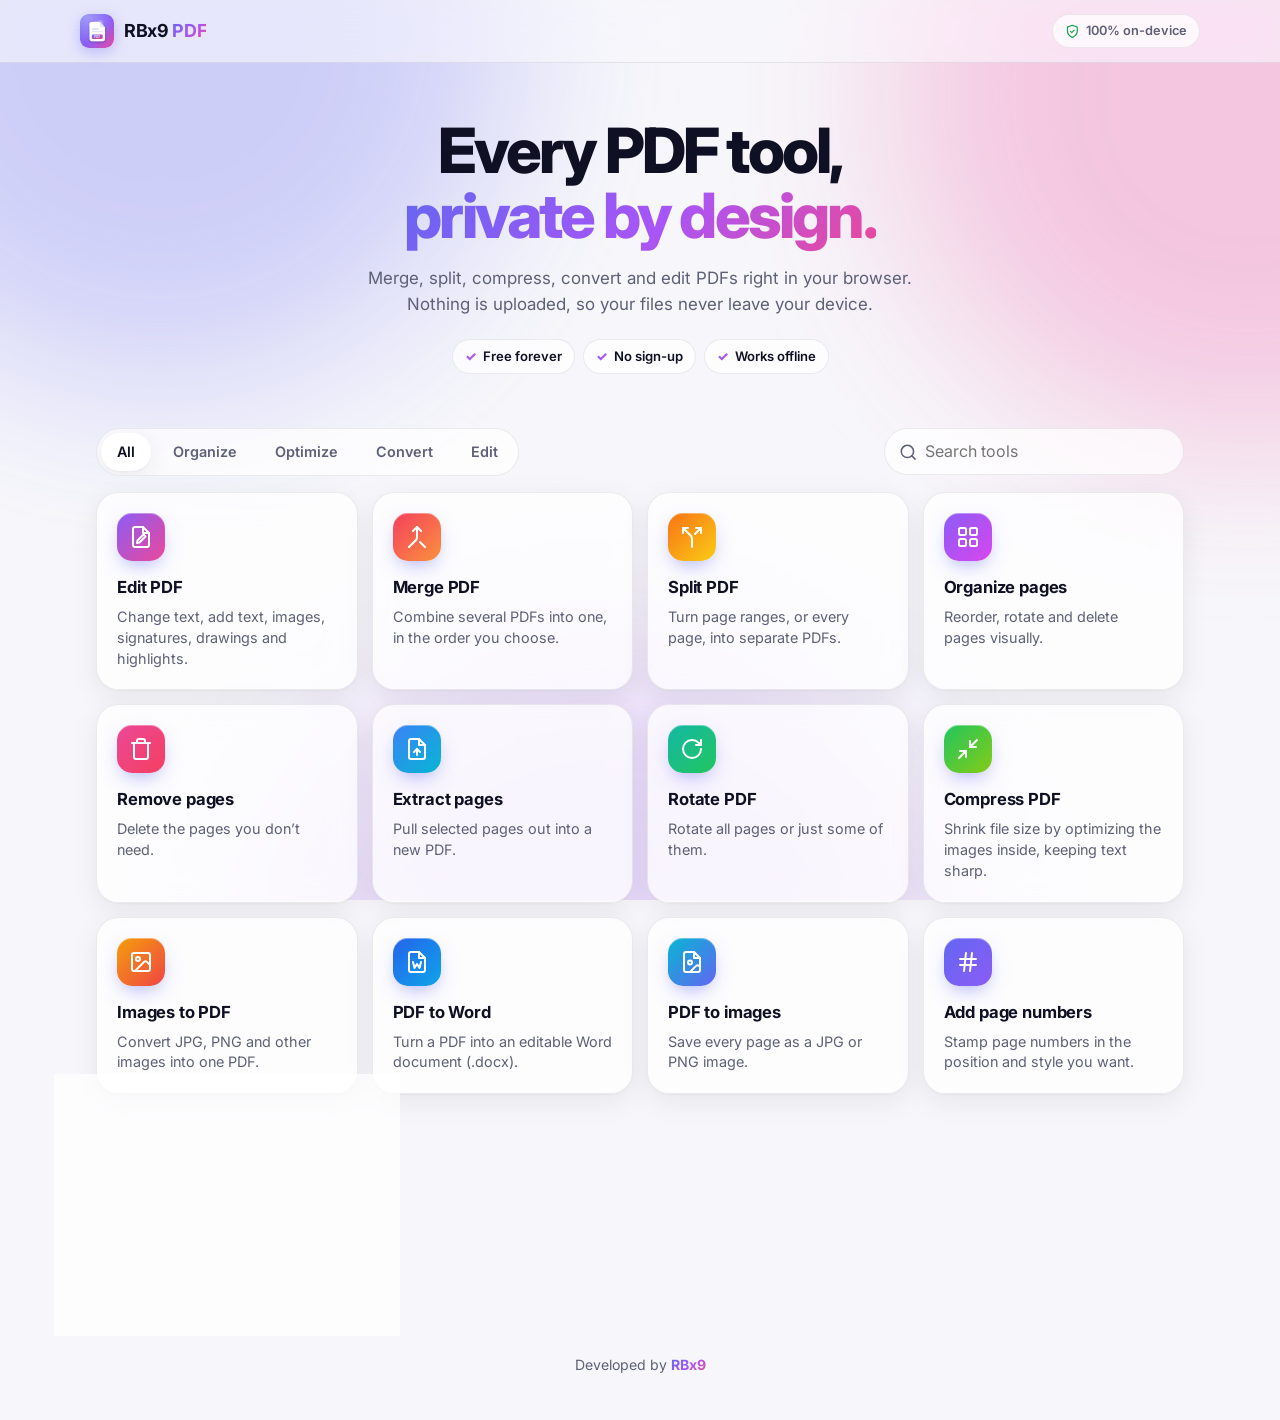
<file: pdf/index.html>
<!doctype html>
<html lang="en">
<head>
<meta charset="utf-8">
<meta name="viewport" content="width=device-width, initial-scale=1, viewport-fit=cover">
<meta name="theme-color" content="#0a0a14" media="(prefers-color-scheme: dark)">
<meta name="theme-color" content="#f7f7fb" media="(prefers-color-scheme: light)">
<meta name="apple-mobile-web-app-capable" content="yes">
<meta name="apple-mobile-web-app-status-bar-style" content="black-translucent">
<meta name="apple-mobile-web-app-title" content="RBx9 PDF">
<link rel="icon" type="image/svg+xml" href="icon.svg">
<link rel="apple-touch-icon" href="icon-180.png">
<link rel="manifest" href="manifest.webmanifest">
<meta property="og:title" content="RBx9 PDF">
<meta property="og:description" content="Free, private PDF tools that run in your browser.">
<meta property="og:image" content="https://rbx9.github.io/pdf/icon-512.png">
<title>RBx9 PDF</title>
<meta name="description" content="Free PDF tools that run entirely in your browser: merge, split, compress, rotate, organize, convert, number and watermark PDFs. Files never leave your device.">
<link rel="preconnect" href="https://fonts.googleapis.com">
<link rel="preconnect" href="https://fonts.gstatic.com" crossorigin>
<link rel="stylesheet" href="https://fonts.googleapis.com/css2?family=Inter:wght@400;500;600;700;800&display=swap">
<link rel="stylesheet" href="app.css?v=8">
</head>
<body>
<div class="aurora" aria-hidden="true"><span></span><span></span><span></span></div>

<header class="top">
  <a class="brand" href="./" data-home><img src="icon.svg" alt="" width="34" height="34"><span>RBx9 <b>PDF</b></span></a>
  <span class="pill"><svg class="i" viewBox="0 0 24 24" fill="none" stroke="currentColor" stroke-width="2" stroke-linecap="round" stroke-linejoin="round" aria-hidden="true"><path d="M12 22s8-4 8-10V5l-8-3-8 3v7c0 6 8 10 8 10z"/><path d="m9 12 2 2 4-4"/></svg>100% on-device</span>
</header>

<main id="home">
  <section class="hero">
    <h1>Every PDF tool,<br><span class="grad">private by design.</span></h1>
    <p>Merge, split, compress, convert and edit PDFs right in your browser. Nothing is uploaded, so your files never leave your device.</p>
    <ul class="badges">
      <li>Free forever</li><li>No sign-up</li><li>Works offline</li>
    </ul>
  </section>

  <section class="toolbar">
    <div class="chips" role="tablist" aria-label="Categories">
      <button class="chip on" data-cat="all">All</button>
      <button class="chip" data-cat="organize">Organize</button>
      <button class="chip" data-cat="optimize">Optimize</button>
      <button class="chip" data-cat="convert">Convert</button>
      <button class="chip" data-cat="edit">Edit</button>
    </div>
    <label class="search"><input id="search" type="search" placeholder="Search tools" aria-label="Search tools"></label>
  </section>

  <section class="grid" id="tool-grid" aria-label="Tools"></section>
  <p class="empty" id="no-match" hidden>No tools match your search.</p>
</main>

<main id="tool" hidden>
  <button class="back" data-home><svg class="i" viewBox="0 0 24 24" fill="none" stroke="currentColor" stroke-width="2" stroke-linecap="round" stroke-linejoin="round" aria-hidden="true"><path d="m15 18-6-6 6-6"/></svg>All tools</button>
  <div class="panel">
    <div class="tool-head">
      <div class="tool-icon" id="tool-icon"></div>
      <div><h1 id="tool-title"></h1><p id="tool-desc"></p></div>
    </div>

    <label class="drop" id="drop">
      <input type="file" id="file-input" hidden>
      <span class="drop-ic"><svg class="i" viewBox="0 0 24 24" fill="none" stroke="currentColor" stroke-width="2" stroke-linecap="round" stroke-linejoin="round" aria-hidden="true"><path d="M4 14.9A7 7 0 1 1 15.7 8h1.8a4.5 4.5 0 0 1 2.5 8.2"/><path d="M12 12v9"/><path d="m16 16-4-4-4 4"/></svg></span>
      <strong id="drop-label">Choose files</strong>
      <span>or drop them here</span>
    </label>

    <ul class="files" id="file-list"></ul>
    <div class="pages" id="page-grid" hidden></div>
    <form class="options" id="options"></form>

    <div class="actions">
      <button class="primary" id="run" disabled>Run</button>
      <span class="status" id="status" role="status"></span>
    </div>
  </div>

  <section class="panel results" id="results" hidden>
    <h2>Ready to download</h2>
    <div id="result-list"></div>
  </section>
</main>

<footer class="foot">Developed by <strong>RBx9</strong></footer>
<script type="module" src="app.js?v=8"></script>
</body>
</html>
</file>
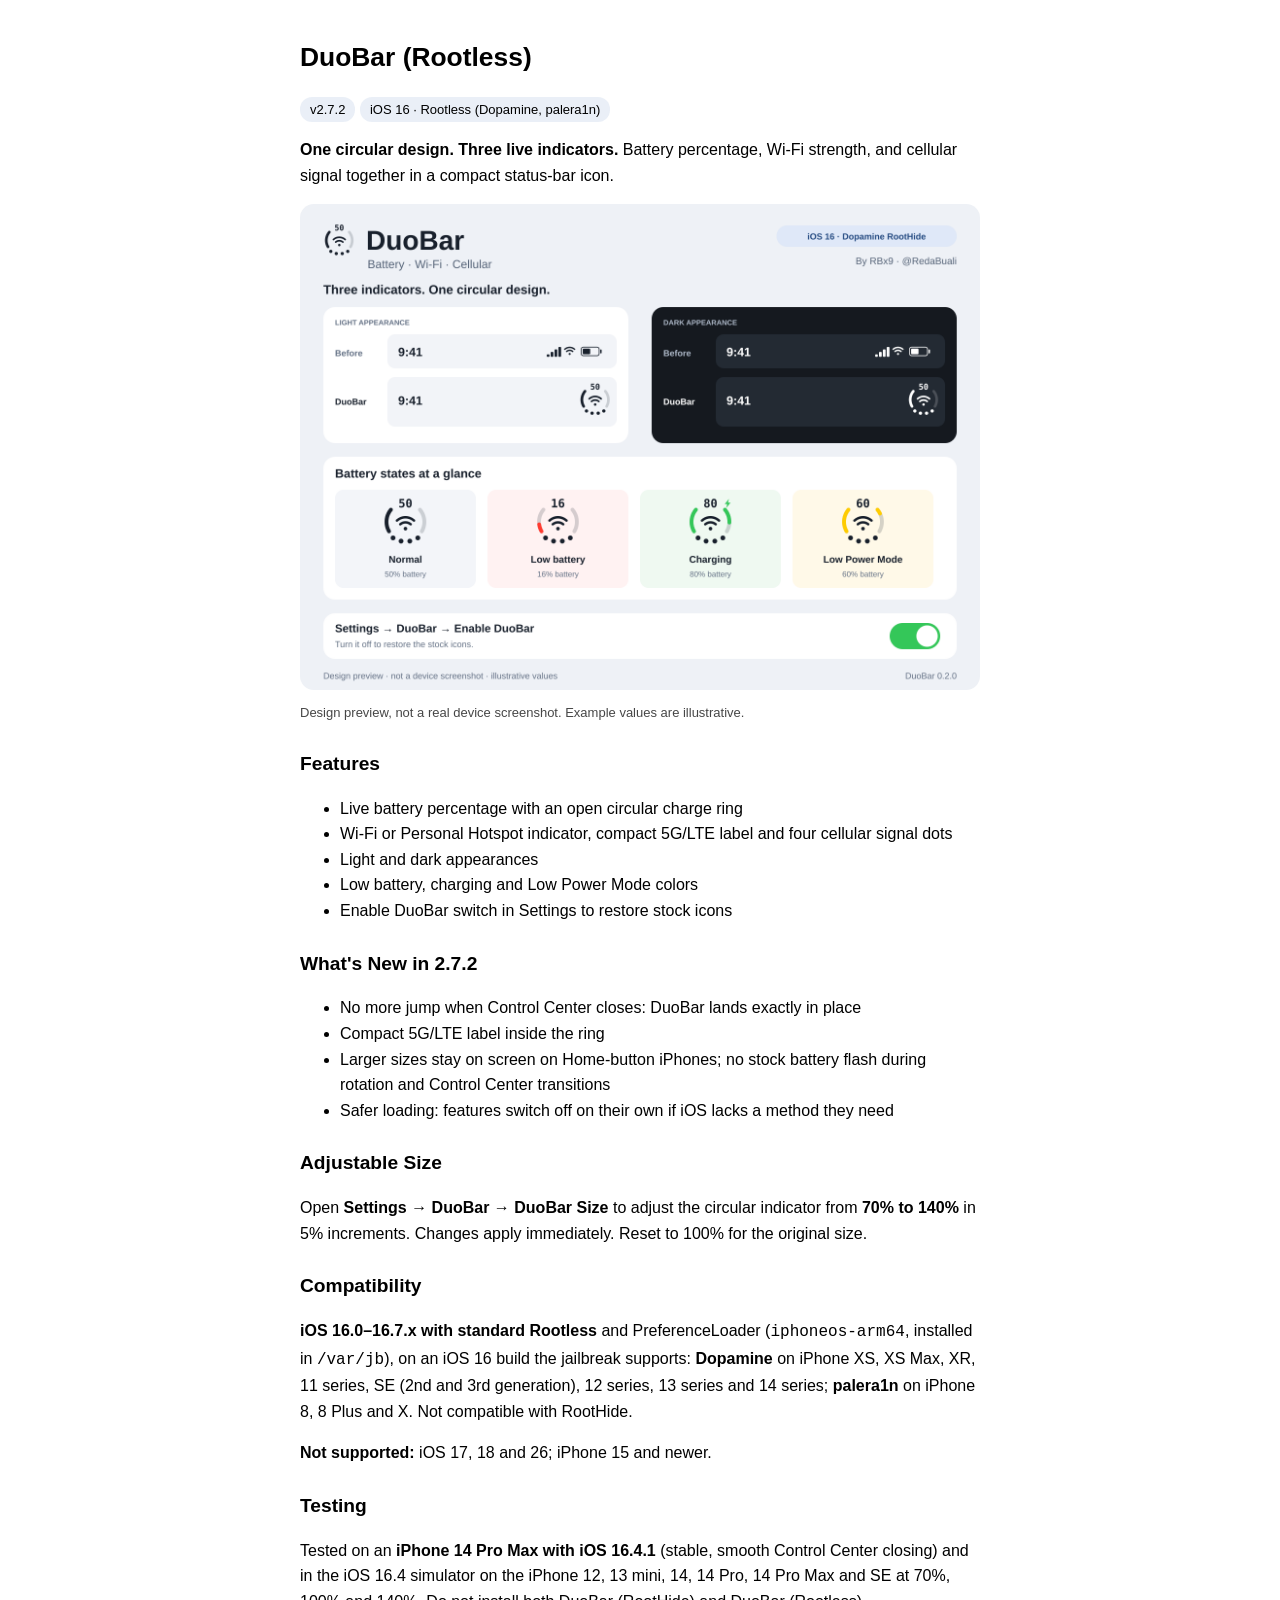
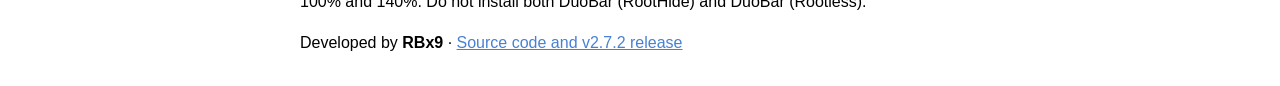
<file: depictions/duobar-rootless.html>
<!doctype html><html lang="en"><head><meta charset="utf-8"><meta name="viewport" content="width=device-width,initial-scale=1"><title>DuoBar (Rootless) — RBx9 Repo</title><style>:root{color-scheme:light dark}body{font:16px/1.6 -apple-system,BlinkMacSystemFont,"Segoe UI",sans-serif;max-width:680px;margin:auto;padding:18px;background:Canvas;color:CanvasText}.hero{display:block;width:100%;height:auto;border-radius:14px;background:#eef1f6}a{color:#4780d4}h1{font-size:1.65rem}h2{font-size:1.2rem;margin-top:25px}.note{opacity:.72;font-size:13px}.pill{padding:5px 10px;border-radius:12px;background:#6487c522;font-size:13px}</style></head><body><h1>DuoBar (Rootless)</h1><span class="pill">v2.7.2</span> <span class="pill">iOS 16 · Rootless (Dopamine, palera1n)</span><p><strong>One circular design. Three live indicators.</strong> Battery percentage, Wi-Fi strength, and cellular signal together in a compact status-bar icon.</p><img class="hero" src="https://rbx9.github.io/depictions/duobar-demonstration.png" alt="DuoBar design comparison of light and dark themes, low battery, charging, low power, and settings"><p class="note">Design preview, not a real device screenshot. Example values are illustrative.</p><h2>Features</h2><ul><li>Live battery percentage with an open circular charge ring</li><li>Wi-Fi or Personal Hotspot indicator, compact 5G/LTE label and four cellular signal dots</li><li>Light and dark appearances</li><li>Low battery, charging and Low Power Mode colors</li><li>Enable DuoBar switch in Settings to restore stock icons</li></ul><h2>What's New in 2.7.2</h2><ul><li>No more jump when Control Center closes: DuoBar lands exactly in place</li><li>Compact 5G/LTE label inside the ring</li><li>Larger sizes stay on screen on Home-button iPhones; no stock battery flash during rotation and Control Center transitions</li><li>Safer loading: features switch off on their own if iOS lacks a method they need</li></ul><h2>Adjustable Size</h2><p>Open <strong>Settings → DuoBar → DuoBar Size</strong> to adjust the circular indicator from <strong>70% to 140%</strong> in 5% increments. Changes apply immediately. Reset to 100% for the original size.</p><h2>Compatibility</h2><p><strong>iOS 16.0–16.7.x with standard Rootless</strong> and PreferenceLoader (<code>iphoneos-arm64</code>, installed in <code>/var/jb</code>), on an iOS 16 build the jailbreak supports: <strong>Dopamine</strong> on iPhone XS, XS Max, XR, 11 series, SE (2nd and 3rd generation), 12 series, 13 series and 14 series; <strong>palera1n</strong> on iPhone 8, 8 Plus and X. Not compatible with RootHide.</p><p><strong>Not supported:</strong> iOS 17, 18 and 26; iPhone 15 and newer.</p><h2>Testing</h2><p>Tested on an <strong>iPhone 14 Pro Max with iOS 16.4.1</strong> (stable, smooth Control Center closing) and in the iOS 16.4 simulator on the iPhone 12, 13 mini, 14, 14 Pro, 14 Pro Max and SE at 70%, 100% and 140%. Do not install both DuoBar (RootHide) and DuoBar (Rootless).</p><p>Developed by <strong>RBx9</strong> · <a href="https://github.com/RBx9/DuoBar/releases/tag/v2.7.2">Source code and v2.7.2 release</a></p></body></html>
</file>
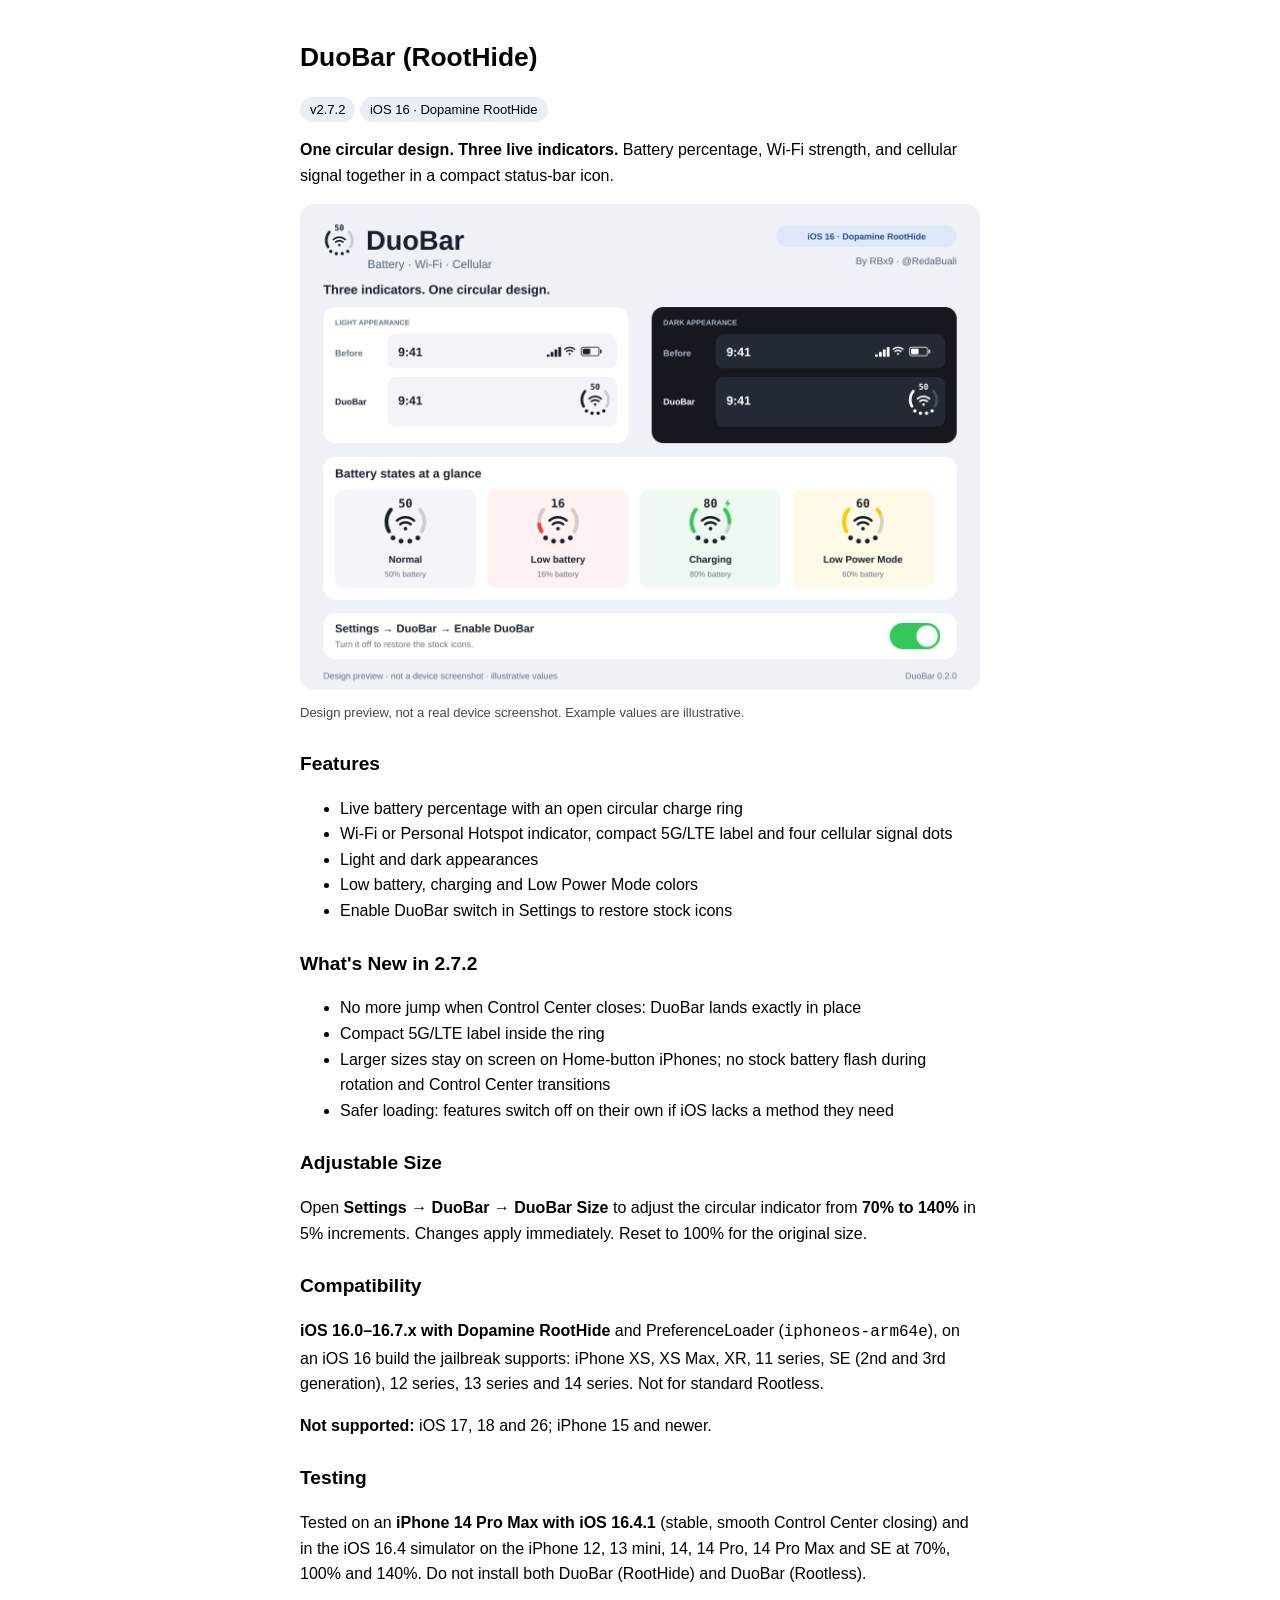
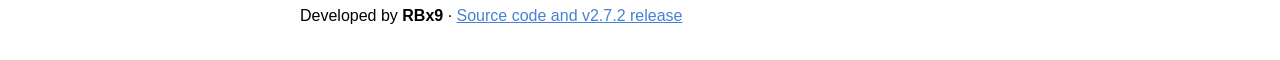
<file: depictions/duobar-v2.html>
<!doctype html><html lang="en"><head><meta charset="utf-8"><meta name="viewport" content="width=device-width,initial-scale=1"><title>DuoBar (RootHide) — RBx9 Repo</title><style>:root{color-scheme:light dark}body{font:16px/1.6 -apple-system,BlinkMacSystemFont,"Segoe UI",sans-serif;max-width:680px;margin:auto;padding:18px;background:Canvas;color:CanvasText}.hero{display:block;width:100%;height:auto;border-radius:14px;background:#eef1f6}a{color:#4780d4}h1{font-size:1.65rem}h2{font-size:1.2rem;margin-top:25px}.note{opacity:.72;font-size:13px}.pill{padding:5px 10px;border-radius:12px;background:#6487c522;font-size:13px}</style></head><body><h1>DuoBar (RootHide)</h1><span class="pill">v2.7.2</span> <span class="pill">iOS 16 · Dopamine RootHide</span><p><strong>One circular design. Three live indicators.</strong> Battery percentage, Wi-Fi strength, and cellular signal together in a compact status-bar icon.</p><img class="hero" src="https://rbx9.github.io/depictions/duobar-demonstration.png" alt="DuoBar design comparison of light and dark themes, low battery, charging, low power, and settings"><p class="note">Design preview, not a real device screenshot. Example values are illustrative.</p><h2>Features</h2><ul><li>Live battery percentage with an open circular charge ring</li><li>Wi-Fi or Personal Hotspot indicator, compact 5G/LTE label and four cellular signal dots</li><li>Light and dark appearances</li><li>Low battery, charging and Low Power Mode colors</li><li>Enable DuoBar switch in Settings to restore stock icons</li></ul><h2>What's New in 2.7.2</h2><ul><li>No more jump when Control Center closes: DuoBar lands exactly in place</li><li>Compact 5G/LTE label inside the ring</li><li>Larger sizes stay on screen on Home-button iPhones; no stock battery flash during rotation and Control Center transitions</li><li>Safer loading: features switch off on their own if iOS lacks a method they need</li></ul><h2>Adjustable Size</h2><p>Open <strong>Settings → DuoBar → DuoBar Size</strong> to adjust the circular indicator from <strong>70% to 140%</strong> in 5% increments. Changes apply immediately. Reset to 100% for the original size.</p><h2>Compatibility</h2><p><strong>iOS 16.0–16.7.x with Dopamine RootHide</strong> and PreferenceLoader (<code>iphoneos-arm64e</code>), on an iOS 16 build the jailbreak supports: iPhone XS, XS Max, XR, 11 series, SE (2nd and 3rd generation), 12 series, 13 series and 14 series. Not for standard Rootless.</p><p><strong>Not supported:</strong> iOS 17, 18 and 26; iPhone 15 and newer.</p><h2>Testing</h2><p>Tested on an <strong>iPhone 14 Pro Max with iOS 16.4.1</strong> (stable, smooth Control Center closing) and in the iOS 16.4 simulator on the iPhone 12, 13 mini, 14, 14 Pro, 14 Pro Max and SE at 70%, 100% and 140%. Do not install both DuoBar (RootHide) and DuoBar (Rootless).</p><p>Developed by <strong>RBx9</strong> · <a href="https://github.com/RBx9/DuoBar/releases/tag/v2.7.2">Source code and v2.7.2 release</a></p></body></html>
</file>
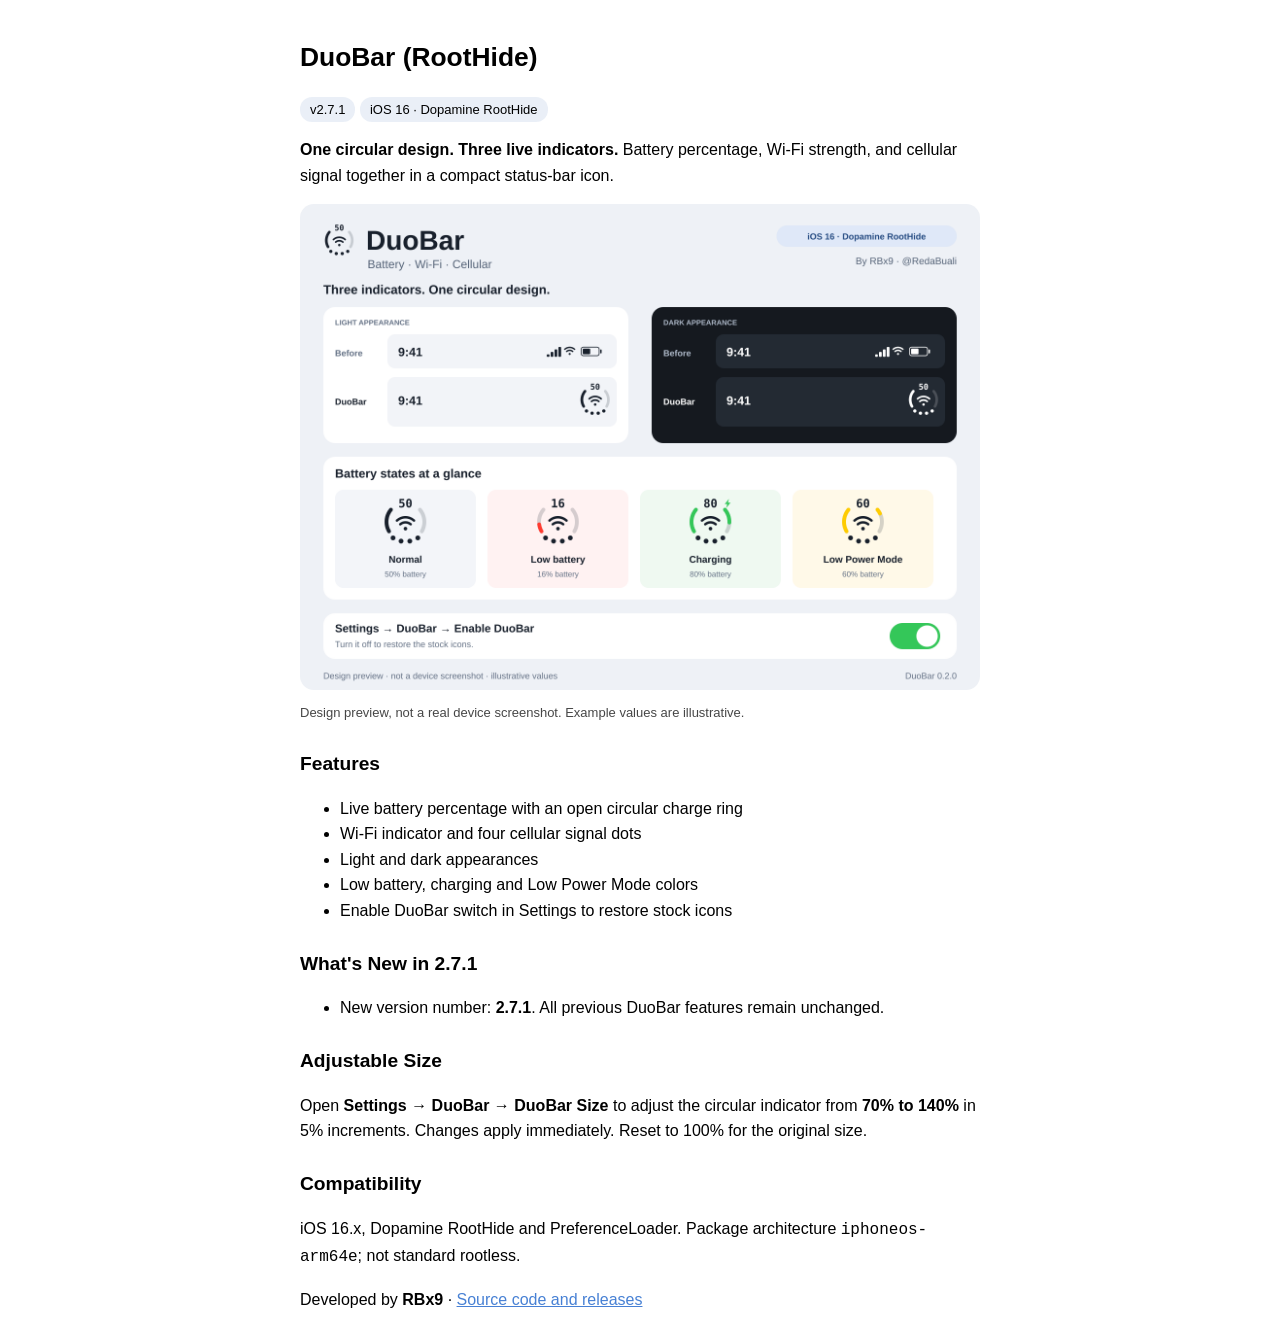
<file: depictions/duobar.html>
<!doctype html><html lang="en"><head><meta charset="utf-8"><meta name="viewport" content="width=device-width,initial-scale=1"><title>DuoBar (RootHide) — RBx9 Repo</title><style>:root{color-scheme:light dark}body{font:16px/1.6 -apple-system,BlinkMacSystemFont,"Segoe UI",sans-serif;max-width:680px;margin:auto;padding:18px;background:Canvas;color:CanvasText}.hero{display:block;width:100%;height:auto;border-radius:14px;background:#eef1f6}a{color:#4780d4}h1{font-size:1.65rem}h2{font-size:1.2rem;margin-top:25px}.note{opacity:.72;font-size:13px}.pill{padding:5px 10px;border-radius:12px;background:#6487c522;font-size:13px}</style></head><body><h1>DuoBar (RootHide)</h1><span class="pill">v2.7.1</span> <span class="pill">iOS 16 · Dopamine RootHide</span><p><strong>One circular design. Three live indicators.</strong> Battery percentage, Wi-Fi strength, and cellular signal together in a compact status-bar icon.</p><img class="hero" src="https://rbx9.github.io/depictions/duobar-demonstration.png" alt="DuoBar design comparison of light and dark themes, low battery, charging, low power, and settings"><p class="note">Design preview, not a real device screenshot. Example values are illustrative.</p><h2>Features</h2><ul><li>Live battery percentage with an open circular charge ring</li><li>Wi-Fi indicator and four cellular signal dots</li><li>Light and dark appearances</li><li>Low battery, charging and Low Power Mode colors</li><li>Enable DuoBar switch in Settings to restore stock icons</li></ul><h2>What's New in 2.7.1</h2><ul><li>New version number: <strong>2.7.1</strong>. All previous DuoBar features remain unchanged.</li></ul><h2>Adjustable Size</h2><p>Open <strong>Settings → DuoBar → DuoBar Size</strong> to adjust the circular indicator from <strong>70% to 140%</strong> in 5% increments. Changes apply immediately. Reset to 100% for the original size.</p><h2>Compatibility</h2><p>iOS 16.x, Dopamine RootHide and PreferenceLoader. Package architecture <code>iphoneos-arm64e</code>; not standard rootless.</p><p>Developed by <strong>RBx9</strong> · <a href="https://github.com/RBx9/DuoBar">Source code and releases</a></p></body></html>
</file>
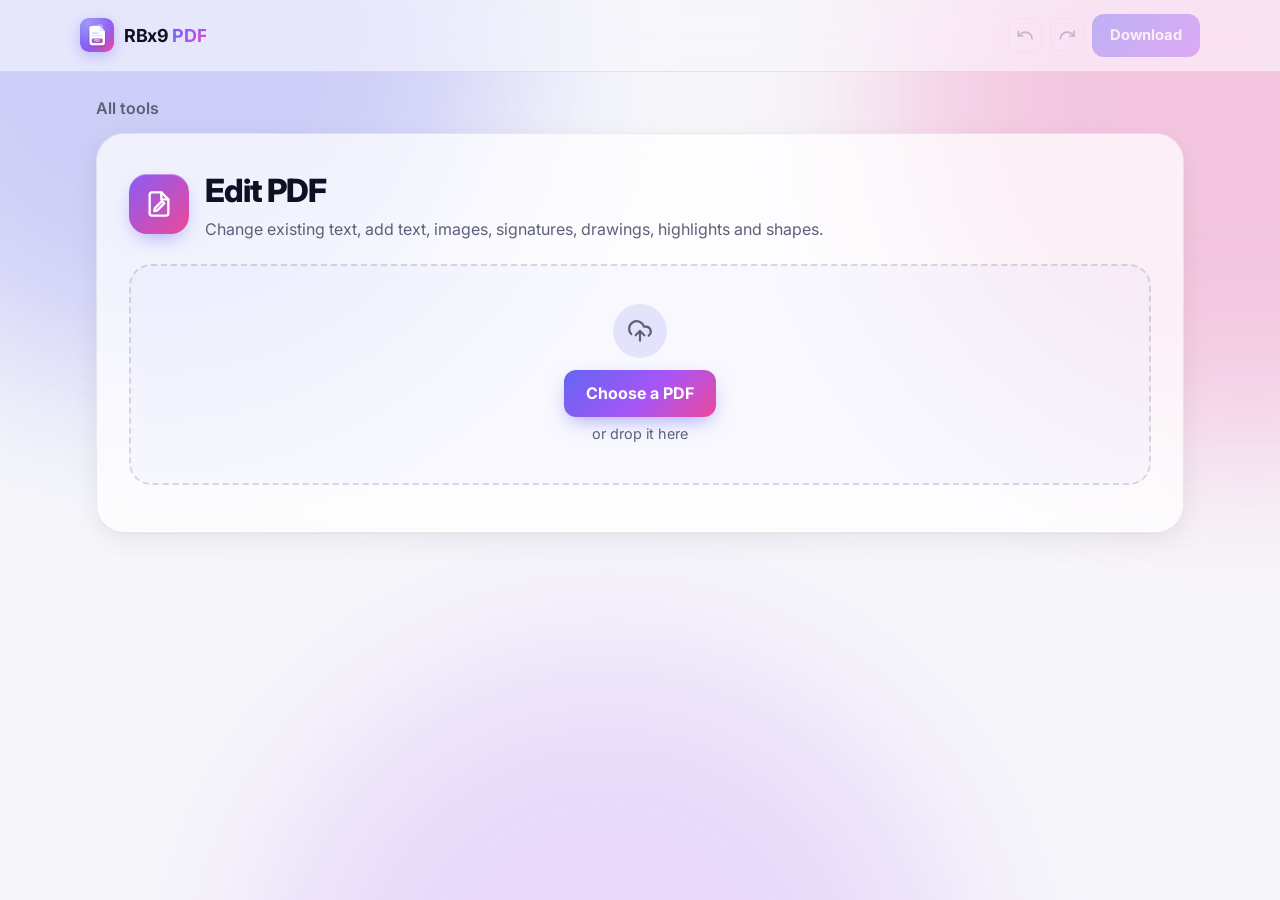
<file: pdf/edit.html>
<!doctype html>
<html lang="en">
<head>
<meta charset="utf-8">
<meta name="viewport" content="width=device-width, initial-scale=1, viewport-fit=cover">
<meta name="theme-color" content="#0a0a14" media="(prefers-color-scheme: dark)">
<meta name="theme-color" content="#f7f7fb" media="(prefers-color-scheme: light)">
<meta name="apple-mobile-web-app-capable" content="yes">
<meta name="apple-mobile-web-app-title" content="RBx9 PDF">
<link rel="icon" type="image/svg+xml" href="icon.svg">
<link rel="apple-touch-icon" href="icon-180.png">
<link rel="manifest" href="manifest.webmanifest">
<title>Edit PDF · RBx9 PDF</title>
<meta name="description" content="Edit PDFs in your browser: change text, add text, images, signatures, drawings, highlights and shapes. Files never leave your device.">
<link rel="preconnect" href="https://fonts.googleapis.com">
<link rel="preconnect" href="https://fonts.gstatic.com" crossorigin>
<link rel="stylesheet" href="https://fonts.googleapis.com/css2?family=Inter:wght@400;500;600;700;800&family=Caveat:wght@600&family=Dancing+Script:wght@600&display=swap">
<link rel="stylesheet" href="app.css?v=8">
<link rel="stylesheet" href="edit.css?v=8">
</head>
<body class="editor">
<div class="aurora" aria-hidden="true"><span></span><span></span><span></span></div>

<header class="top">
  <a class="brand" href="./"><img src="icon.svg" alt="" width="34" height="34"><span>RBx9 <b>PDF</b></span></a>
  <div class="top-actions">
    <span class="doc-name" id="doc-name"></span>
    <button class="icon-btn" id="undo" title="Undo (Ctrl+Z)" disabled></button>
    <button class="icon-btn" id="redo" title="Redo (Ctrl+Shift+Z)" disabled></button>
    <button class="primary small" id="save" disabled>Download</button>
  </div>
</header>

<main id="start">
  <a class="back" href="./">All tools</a>
  <div class="panel">
    <div class="tool-head">
      <div class="tool-icon" id="start-icon"></div>
      <div><h1>Edit PDF</h1><p>Change existing text, add text, images, signatures, drawings, highlights and shapes.</p></div>
    </div>
    <label class="drop" id="drop">
      <input type="file" id="file-input" accept="application/pdf,.pdf" hidden>
      <span class="drop-ic" id="drop-ic"></span>
      <strong>Choose a PDF</strong>
      <span>or drop it here</span>
    </label>
    <p class="status" id="start-status" role="status"></p>
  </div>
</main>

<div id="workspace" hidden>
  <nav class="toolbar-edit" id="tools" aria-label="Editing tools"></nav>
  <div class="props" id="props">
    <div class="swatches" id="swatches"></div>
    <label class="prop" id="prop-size"><span>Size</span><input type="range" id="size" min="6" max="72" value="16"><output id="size-out">16</output></label>
    <label class="prop" id="prop-stroke"><span>Stroke</span><input type="range" id="stroke" min="1" max="20" value="3"><output id="stroke-out">3</output></label>
    <div class="prop seg" id="prop-font">
      <select id="font" aria-label="Font"><option value="sans">Sans</option><option value="serif">Serif</option><option value="mono">Mono</option></select>
      <button class="icon-btn toggle" id="bold" title="Bold"><b>B</b></button>
      <button class="icon-btn toggle" id="italic" title="Italic"><i>I</i></button>
    </div>
    <button class="chip pencil-chip" id="pencil-only" title="When on, only Apple Pencil draws and fingers scroll" hidden>✎ Pencil only</button>
    <button class="icon-btn danger" id="delete" title="Delete selected (Del)" hidden></button>
    <span class="hint" id="hint"></span>
    <div class="zoom">
      <button class="icon-btn" id="zoom-out" title="Zoom out"></button>
      <output id="zoom-out-label">100%</output>
      <button class="icon-btn" id="zoom-in" title="Zoom in"></button>
    </div>
  </div>
  <div class="pages-wrap" id="pages"></div>
</div>

<dialog id="sign-dialog" class="sheet">
  <form method="dialog" class="sheet-body">
    <h2>Add signature</h2>
    <div class="chips"><button type="button" class="chip on" data-mode="draw">Draw</button><button type="button" class="chip" data-mode="type">Type</button></div>
    <div id="sign-draw"><canvas id="sign-pad" width="900" height="300"></canvas></div>
    <div id="sign-type" hidden>
      <input type="text" id="sign-text" placeholder="Your name" maxlength="60">
      <select id="sign-font"><option value="Caveat">Handwritten</option><option value="Dancing Script">Script</option></select>
      <div class="sign-preview" id="sign-preview"></div>
    </div>
    <div class="sheet-actions">
      <button type="button" class="ghost" id="sign-clear">Clear</button>
      <span style="flex:1"></span>
      <button value="cancel" class="ghost">Cancel</button>
      <button type="button" class="primary small" id="sign-add">Add signature</button>
    </div>
  </form>
</dialog>
<input type="file" id="image-input" accept="image/*" hidden>

<script type="module" src="edit.js?v=8"></script>
</body>
</html>
</file>
<file: pdf/app.css>
:root{
  color-scheme:light dark;
  --bg:#f7f7fb;--surface:rgba(255,255,255,.72);--surface-solid:#fff;--line:rgba(17,17,39,.08);--line-strong:rgba(17,17,39,.14);
  --text:#0f1023;--muted:#5d6077;--accent:#6366f1;--accent2:#a855f7;--accent3:#ec4899;
  --danger:#e11d48;--ok:#16a34a;--field:#fff;
  --brand:linear-gradient(135deg,var(--accent),var(--accent2) 55%,var(--accent3));
  --shadow:0 1px 2px rgba(15,16,35,.04),0 8px 28px rgba(15,16,35,.07);
  --shadow-lg:0 2px 4px rgba(15,16,35,.05),0 24px 48px rgba(79,70,229,.16);
  --radius:22px;
  --brand-btn:linear-gradient(135deg,#6366f1,#a855f7 55%,#ec4899);
}
@media (prefers-color-scheme:dark){
  :root{--bg:#0a0a14;--surface:rgba(24,24,40,.66);--surface-solid:#161626;--line:rgba(255,255,255,.08);--line-strong:rgba(255,255,255,.16);
    --text:#f3f3fa;--muted:#a3a5bd;--accent:#818cf8;--accent2:#c084fc;--accent3:#f472b6;--danger:#fb7185;--ok:#4ade80;--field:rgba(255,255,255,.04);
    --shadow:0 1px 2px rgba(0,0,0,.3),0 10px 30px rgba(0,0,0,.35);--shadow-lg:0 2px 4px rgba(0,0,0,.3),0 24px 60px rgba(99,102,241,.25)}
}
*{box-sizing:border-box}
html{-webkit-text-size-adjust:100%}
body{margin:0;background:var(--bg);color:var(--text);font:16px/1.55 Inter,-apple-system,BlinkMacSystemFont,"Segoe UI",Roboto,sans-serif;min-height:100vh;overflow-x:hidden;-webkit-font-smoothing:antialiased}
button,input,select{font:inherit;color:inherit}
.i{width:1.15em;height:1.15em;flex-shrink:0}

/* Soft animated colour wash behind everything */
.aurora{position:fixed;inset:0;z-index:-1;overflow:hidden;pointer-events:none}
.aurora span{position:absolute;width:55vmax;height:55vmax;border-radius:50%;filter:blur(90px);opacity:.28;animation:drift 22s ease-in-out infinite alternate}
.aurora span:nth-child(1){background:var(--accent);top:-25vmax;left:-15vmax}
.aurora span:nth-child(2){background:var(--accent3);top:-20vmax;right:-25vmax;animation-delay:-7s}
.aurora span:nth-child(3){background:var(--accent2);bottom:-35vmax;left:20vw;animation-delay:-14s;opacity:.18}
@keyframes drift{to{transform:translate(6vmax,4vmax) scale(1.12)}}
@media (prefers-reduced-motion:reduce){.aurora span{animation:none}}

.top{position:sticky;top:0;z-index:10;display:flex;align-items:center;justify-content:space-between;gap:12px;padding:14px max(16px,calc((100vw - 1120px)/2));backdrop-filter:saturate(1.6) blur(18px);-webkit-backdrop-filter:saturate(1.6) blur(18px);background:color-mix(in srgb,var(--bg) 62%,transparent);border-bottom:1px solid var(--line)}
.brand{display:flex;align-items:center;gap:10px;font-weight:700;font-size:1.12rem;letter-spacing:-.02em;color:var(--text);text-decoration:none}
.brand img{border-radius:9px;box-shadow:0 4px 14px rgba(99,102,241,.35)}
.brand b{background:var(--brand);-webkit-background-clip:text;background-clip:text;color:transparent}
.pill{display:inline-flex;align-items:center;gap:6px;font-size:.8rem;font-weight:600;color:var(--muted);padding:6px 12px;border-radius:999px;border:1px solid var(--line);background:var(--surface)}
.pill .i{color:var(--ok)}

main{max-width:1120px;margin:0 auto;padding:8px 16px 40px}
.hero{text-align:center;padding:48px 0 20px}
.hero h1{font-size:clamp(2.1rem,6.4vw,3.9rem);line-height:1.04;letter-spacing:-.045em;font-weight:800;margin:0 0 16px}
.grad{background:var(--brand);-webkit-background-clip:text;background-clip:text;color:transparent}
.hero p{color:var(--muted);max-width:560px;margin:0 auto;font-size:1.06rem}
.badges{display:flex;justify-content:center;flex-wrap:wrap;gap:8px;list-style:none;padding:0;margin:22px 0 0}
.badges li{font-size:.82rem;font-weight:600;padding:6px 12px;border-radius:999px;background:var(--surface);border:1px solid var(--line);backdrop-filter:blur(10px)}
.badges li::before{content:"✓";margin-right:6px;background:var(--brand);-webkit-background-clip:text;background-clip:text;color:transparent;font-weight:800}

.toolbar{display:flex;align-items:center;justify-content:space-between;gap:12px;flex-wrap:wrap;margin:34px 0 16px}
.chips{display:flex;gap:6px;overflow-x:auto;scrollbar-width:none;padding:4px;border-radius:999px;background:var(--surface);border:1px solid var(--line);max-width:100%}
.chips::-webkit-scrollbar{display:none}
.chip{border:0;background:transparent;padding:8px 16px;border-radius:999px;font-weight:600;font-size:.9rem;color:var(--muted);cursor:pointer;white-space:nowrap;transition:.2s}
.chip:hover{color:var(--text)}
.chip.on{background:var(--surface-solid);color:var(--text);box-shadow:var(--shadow)}
.search{display:flex;align-items:center;gap:8px;padding:0 14px;border-radius:999px;background:var(--surface);border:1px solid var(--line);color:var(--muted);flex:1;min-width:180px;max-width:300px}
.search input{border:0;background:transparent;outline:0;padding:10px 0;width:100%;color:var(--text)}
.search:focus-within{border-color:var(--accent);box-shadow:0 0 0 4px color-mix(in srgb,var(--accent) 18%,transparent)}

.grid{display:grid;grid-template-columns:repeat(auto-fill,minmax(240px,1fr));gap:14px}
.tile{position:relative;display:flex;flex-direction:column;gap:6px;text-align:left;background:var(--surface);backdrop-filter:blur(14px);-webkit-backdrop-filter:blur(14px);border:1px solid var(--line);border-radius:var(--radius);padding:20px;cursor:pointer;box-shadow:var(--shadow);transition:transform .25s cubic-bezier(.2,.8,.2,1),box-shadow .25s,border-color .25s;overflow:hidden}
.tile::after{content:"";position:absolute;inset:0;background:var(--g);opacity:0;transition:opacity .25s;z-index:-1}
.tile:hover,.tile:focus-visible{transform:translateY(-4px);box-shadow:var(--shadow-lg);border-color:var(--line-strong);outline:none}
.tile:hover::after{opacity:.06}
.tile strong{font-size:1.04rem;font-weight:700;letter-spacing:-.01em;margin-top:8px}
.tile span{color:var(--muted);font-size:.9rem;line-height:1.45}
.ic,.tool-icon{width:48px;height:48px;border-radius:15px;display:grid;place-items:center;color:#fff;background:var(--g);box-shadow:0 8px 20px -6px rgba(99,102,241,.55),inset 0 1px 0 rgba(255,255,255,.35)}
.ic .i,.tool-icon .i{width:24px;height:24px}
.empty{text-align:center;color:var(--muted);padding:30px 0}
@media(max-width:560px){
  .grid{grid-template-columns:repeat(2,1fr);gap:10px}
  .tile{padding:16px;border-radius:18px}
  .tile span{font-size:.8rem}
  .ic{width:42px;height:42px;border-radius:13px}
  .search{max-width:none}
  .chips{width:100%;justify-content:space-between}
  .chip{padding:8px 11px;font-size:.85rem}
}

.back{display:inline-flex;align-items:center;gap:4px;background:none;border:0;color:var(--muted);cursor:pointer;padding:16px 0 12px;font-weight:600}
.back:hover{color:var(--text)}
.panel{background:var(--surface);backdrop-filter:blur(18px);-webkit-backdrop-filter:blur(18px);border:1px solid var(--line);border-radius:28px;padding:clamp(18px,4vw,32px);box-shadow:var(--shadow)}
.tool-head{display:flex;gap:16px;align-items:center;margin-bottom:22px}
.tool-icon{width:60px;height:60px;border-radius:18px;flex-shrink:0}
.tool-icon .i{width:28px;height:28px}
.tool-head h1{margin:0;font-size:clamp(1.5rem,4vw,2rem);letter-spacing:-.03em;font-weight:800}
.tool-head p{margin:2px 0 0;color:var(--muted)}

.drop{display:flex;flex-direction:column;align-items:center;gap:6px;padding:38px 16px;border:2px dashed var(--line-strong);border-radius:22px;cursor:pointer;text-align:center;transition:.2s;background:color-mix(in srgb,var(--accent) 3%,transparent)}
.drop:hover,.drop.over{border-color:var(--accent);background:color-mix(in srgb,var(--accent) 8%,transparent)}
.drop-ic{width:54px;height:54px;border-radius:50%;display:grid;place-items:center;background:color-mix(in srgb,var(--accent) 14%,transparent);color:var(--accent);margin-bottom:6px}
.drop-ic .i{width:26px;height:26px}
.drop strong{background:var(--brand-btn);color:#fff;padding:11px 22px;border-radius:12px;font-weight:700;box-shadow:0 8px 20px -6px rgba(99,102,241,.6)}
.drop span{color:var(--muted);font-size:.9rem}

.files{list-style:none;padding:0;margin:16px 0 0;display:flex;flex-direction:column;gap:8px}
.files li{display:flex;align-items:center;gap:10px;background:var(--field);border:1px solid var(--line);border-radius:14px;padding:10px 12px;animation:pop .25s ease}
.file-ic{width:34px;height:34px;border-radius:10px;display:grid;place-items:center;background:color-mix(in srgb,var(--accent) 12%,transparent);color:var(--accent);flex-shrink:0}
.files .name{flex:1;min-width:0;overflow:hidden;text-overflow:ellipsis;white-space:nowrap;font-weight:500}
.files .meta{color:var(--muted);font-size:.82rem;white-space:nowrap}
@keyframes pop{from{opacity:0;transform:translateY(4px)}}
.icon-btn{display:grid;place-items:center;background:transparent;border:1px solid var(--line);border-radius:10px;width:34px;height:34px;cursor:pointer;flex-shrink:0;color:var(--muted);transition:.15s}
.icon-btn:hover:not(:disabled){border-color:var(--accent);color:var(--accent)}
.icon-btn:disabled{opacity:.35;cursor:default}

.pages{display:grid;grid-template-columns:repeat(auto-fill,minmax(130px,1fr));gap:12px;margin:16px 0 0}
.page{background:var(--field);border:1px solid var(--line);border-radius:16px;padding:10px;display:flex;flex-direction:column;align-items:center;gap:8px}
.page.removed .thumb{opacity:.25}
.page .thumb{width:100%;aspect-ratio:3/4;display:grid;place-items:center;overflow:hidden}
.page canvas{max-width:100%;max-height:100%;border-radius:4px;box-shadow:0 2px 10px rgba(0,0,0,.18);background:#fff;transition:transform .2s}
.page .ctrl{display:flex;gap:4px}.page .ctrl .icon-btn{width:28px;height:28px;border-radius:8px}
.page .ctrl .i{width:15px;height:15px}
.page small{color:var(--muted);font-weight:500}

.options{display:grid;grid-template-columns:repeat(auto-fit,minmax(220px,1fr));gap:16px;margin:22px 0 0}
.options:empty{display:none}
.field{display:flex;flex-direction:column;gap:6px}
.field label{font-weight:600;font-size:.88rem}
.field small{color:var(--muted);font-size:.8rem}
.field input[type=text],.field input[type=number],.field select{appearance:none;-webkit-appearance:none;background:var(--field);border:1px solid var(--line-strong);border-radius:12px;padding:11px 14px;width:100%;transition:.15s}
.field select{background-image:url("data:image/svg+xml,%3Csvg xmlns='http://www.w3.org/2000/svg' viewBox='0 0 24 24' fill='none' stroke='%238b8da6' stroke-width='2.5' stroke-linecap='round'%3E%3Cpath d='m6 9 6 6 6-6'/%3E%3C/svg%3E");background-repeat:no-repeat;background-position:right 12px center;background-size:16px;padding-right:36px}
.field input:focus,.field select:focus{outline:0;border-color:var(--accent);box-shadow:0 0 0 4px color-mix(in srgb,var(--accent) 18%,transparent)}
.field input[type=range]{width:100%;accent-color:var(--accent)}

.actions{display:flex;align-items:center;gap:14px;flex-wrap:wrap;margin-top:24px}
.primary{position:relative;background:var(--brand-btn);background-size:160% 160%;color:#fff;border:0;border-radius:14px;padding:14px 30px;font-weight:700;font-size:1rem;cursor:pointer;box-shadow:0 10px 24px -8px rgba(99,102,241,.7);transition:transform .15s,box-shadow .2s,background-position .4s}
.primary:hover:not(:disabled){transform:translateY(-1px);background-position:100% 0;box-shadow:0 14px 30px -8px rgba(168,85,247,.7)}
.primary:disabled{opacity:.4;cursor:not-allowed;box-shadow:none}
.primary.busy{opacity:1;color:transparent}
.primary.busy::after{content:"";position:absolute;inset:0;margin:auto;width:20px;height:20px;border-radius:50%;border:2.5px solid rgba(255,255,255,.4);border-top-color:#fff;animation:spin .7s linear infinite}
@keyframes spin{to{transform:rotate(1turn)}}
.status{color:var(--muted);font-size:.92rem}.status.error{color:var(--danger);font-weight:500}

.results{margin-top:16px;animation:pop .3s ease}
.results h2{margin:0 0 12px;font-size:1.1rem;display:flex;align-items:center;gap:8px}
.results h2::before{content:"✓";display:grid;place-items:center;width:26px;height:26px;border-radius:50%;background:var(--ok);color:#fff;font-size:.85rem}
.results a{display:flex;align-items:center;gap:12px;padding:12px 14px;border-radius:14px;border:1px solid var(--line);margin-top:8px;color:var(--text);text-decoration:none;background:var(--field);transition:.15s}
.results a:hover{border-color:var(--accent);transform:translateX(2px)}
.results .dl{width:34px;height:34px;border-radius:10px;display:grid;place-items:center;background:var(--brand-btn);color:#fff;flex-shrink:0}
.results .rn{flex:1;min-width:0;overflow:hidden;text-overflow:ellipsis;white-space:nowrap;font-weight:600}
.results .rs{color:var(--muted);font-size:.85rem;white-space:nowrap}

.foot{text-align:center;color:var(--muted);font-size:.88rem;padding:28px 16px 44px}
.foot strong{background:var(--brand);-webkit-background-clip:text;background-clip:text;color:transparent}
</file>
<file: pdf/edit.css>
/* Edit PDF workspace. Builds on app.css tokens. */
[hidden]{display:none!important}
.top-actions{display:flex;align-items:center;gap:8px;min-width:0}
.doc-name{font-weight:600;color:var(--muted);font-size:.9rem;max-width:30vw;overflow:hidden;text-overflow:ellipsis;white-space:nowrap}
.primary.small{padding:10px 18px;font-size:.92rem;border-radius:12px}
.back{text-decoration:none}

#workspace{display:flex;flex-direction:column;min-height:calc(100vh - 64px)}
.toolbar-edit{position:sticky;top:63px;z-index:9;display:flex;gap:6px;overflow-x:auto;scrollbar-width:none;padding:10px max(16px,calc((100vw - 1120px)/2));background:color-mix(in srgb,var(--bg) 70%,transparent);backdrop-filter:blur(18px);-webkit-backdrop-filter:blur(18px);border-bottom:1px solid var(--line)}
.toolbar-edit::-webkit-scrollbar{display:none}
.tool-btn{display:flex;flex-direction:column;align-items:center;gap:4px;min-width:68px;padding:8px 10px;border-radius:14px;border:1px solid transparent;background:transparent;cursor:pointer;color:var(--muted);font-size:.74rem;font-weight:600;white-space:nowrap;transition:.15s}
.tool-btn .i{width:20px;height:20px}
.tool-btn:hover{color:var(--text);background:var(--surface)}
.tool-btn.on{color:#fff;background:var(--brand-btn);box-shadow:0 8px 18px -8px rgba(99,102,241,.8)}

.props{position:sticky;top:132px;z-index:8;display:flex;align-items:center;gap:12px;flex-wrap:wrap;padding:8px max(16px,calc((100vw - 1120px)/2));background:color-mix(in srgb,var(--bg) 60%,transparent);backdrop-filter:blur(18px);-webkit-backdrop-filter:blur(18px);border-bottom:1px solid var(--line);font-size:.85rem}
.swatches{display:flex;gap:6px}
.swatch{width:24px;height:24px;border-radius:50%;border:2px solid var(--surface-solid);box-shadow:0 0 0 1px var(--line-strong);cursor:pointer;padding:0}
.swatch.on{box-shadow:0 0 0 2px var(--accent)}
.swatch.custom{background:conic-gradient(red,yellow,lime,cyan,blue,magenta,red);position:relative;overflow:hidden}
.swatch.custom input{position:absolute;inset:0;opacity:0;cursor:pointer}
.prop{display:flex;align-items:center;gap:8px;color:var(--muted);font-weight:600}
.prop input[type=range]{width:110px;accent-color:var(--accent)}
.prop output{min-width:20px;color:var(--text)}
.prop.seg{gap:4px}
.prop select{background:var(--field);border:1px solid var(--line-strong);border-radius:10px;padding:6px 10px;color:var(--text)}
.icon-btn.toggle.on{background:var(--accent);color:#fff;border-color:var(--accent)}
.icon-btn.danger:hover{color:var(--danger);border-color:var(--danger)}
.hint{color:var(--muted);flex:1;min-width:120px}
.zoom{display:flex;align-items:center;gap:6px;margin-left:auto}
.zoom output{min-width:44px;text-align:center;font-weight:600}

.pages-wrap{flex:1;display:flex;flex-direction:column;align-items:center;gap:22px;padding:28px 16px 80px;overflow-x:auto}
.page-box{position:relative;background:#fff;box-shadow:0 2px 6px rgba(0,0,0,.08),0 18px 40px rgba(15,16,35,.18);border-radius:4px;flex-shrink:0}
.page-box canvas{display:block;width:100%;height:100%;border-radius:4px}
.page-num{position:absolute;bottom:-20px;left:0;right:0;text-align:center;font-size:.75rem;color:var(--muted)}
.layer{position:absolute;top:0;left:0;transform-origin:0 0;touch-action:pan-x pan-y pinch-zoom}
/* Drawing tools own the touch; elsewhere pages scroll, but objects can still be dragged. */
.layer.tool-draw,.layer.tool-highlight,.layer.tool-whiteout,.layer.tool-rect,.layer .obj{touch-action:none}
.layer.tool-select{cursor:default}
.layer.tool-text{cursor:text}
.layer.tool-draw,.layer.tool-highlight,.layer.tool-whiteout,.layer.tool-rect{cursor:crosshair}

.hit{position:absolute;border-radius:2px;cursor:text}
.hit:hover{outline:1.5px dashed #6366f1;background:rgba(99,102,241,.08)}
.layer.tool-edittext .hit{pointer-events:auto}
.layer:not(.tool-edittext) .hit{pointer-events:none}

.obj{position:absolute;box-sizing:border-box}
.layer.tool-select .obj{cursor:move}
.obj.text{white-space:pre;line-height:1.2;outline:none;min-width:4px;padding:0}
.obj.text[contenteditable=true]{cursor:text;outline:1.5px solid #6366f1;outline-offset:2px;background:rgba(255,255,255,.6)}
.obj.image img{width:100%;height:100%;display:block;pointer-events:none;user-select:none}
.obj.highlight{mix-blend-mode:multiply}
.obj.path{pointer-events:none}
.obj.path svg{overflow:visible;display:block}
.layer.tool-select .obj.path{pointer-events:auto}
.obj.selected{outline:1.5px solid #6366f1;outline-offset:3px}
.handle{position:absolute;right:-9px;bottom:-9px;width:14px;height:14px;border-radius:50%;background:#6366f1;border:2px solid #fff;box-shadow:0 1px 4px rgba(0,0,0,.3);cursor:nwse-resize}

.sheet{border:0;border-radius:24px;padding:0;background:var(--surface-solid);color:var(--text);box-shadow:var(--shadow-lg);width:min(560px,calc(100vw - 24px))}
.sheet::backdrop{background:rgba(10,10,20,.5);backdrop-filter:blur(4px)}
.sheet-body{padding:22px;display:flex;flex-direction:column;gap:14px}
.sheet h2{margin:0;font-size:1.2rem}
.sheet .chips{align-self:flex-start}
#sign-pad{width:100%;height:auto;aspect-ratio:3/1;background:#fff;border-radius:14px;border:1px dashed var(--line-strong);touch-action:none;cursor:crosshair}
#sign-type{display:flex;flex-direction:column;gap:10px}
#sign-type input,#sign-type select{background:var(--field);border:1px solid var(--line-strong);border-radius:12px;padding:11px 14px;color:var(--text)}
.sign-preview{height:110px;display:grid;place-items:center;background:#fff;color:#111827;border-radius:14px;font-size:54px;overflow:hidden;white-space:nowrap}
.sheet-actions{display:flex;gap:10px;align-items:center}
.ghost{background:transparent;border:1px solid var(--line-strong);border-radius:12px;padding:10px 16px;font-weight:600;cursor:pointer;color:var(--text)}

@media(max-width:640px){
  .doc-name{display:none}
  .toolbar-edit{top:63px}
  .props{top:128px}
  .hint{display:none}
  .prop input[type=range]{width:80px}
}

/* Running inside the iOS app */
.in-app .top{padding-top:max(14px,env(safe-area-inset-top))}
.in-app .aurora{display:none}
.in-app #start{display:none}
.in-app .doc-name{display:block;flex:1;max-width:none}
.in-app .top-actions{flex:1}
.ghost.done{padding:9px 14px}

/* Apple Pencil: in Pencil-only mode fingers scroll even with a drawing tool. */
.pencil-only .layer.tool-draw,.pencil-only .layer.tool-highlight,.pencil-only .layer.tool-whiteout,.pencil-only .layer.tool-rect{touch-action:pan-x pan-y pinch-zoom}
.pencil-chip{border:1px solid var(--line-strong);background:var(--surface)}
.pencil-chip.on{background:var(--brand-btn);color:#fff;border-color:transparent}
</file>
